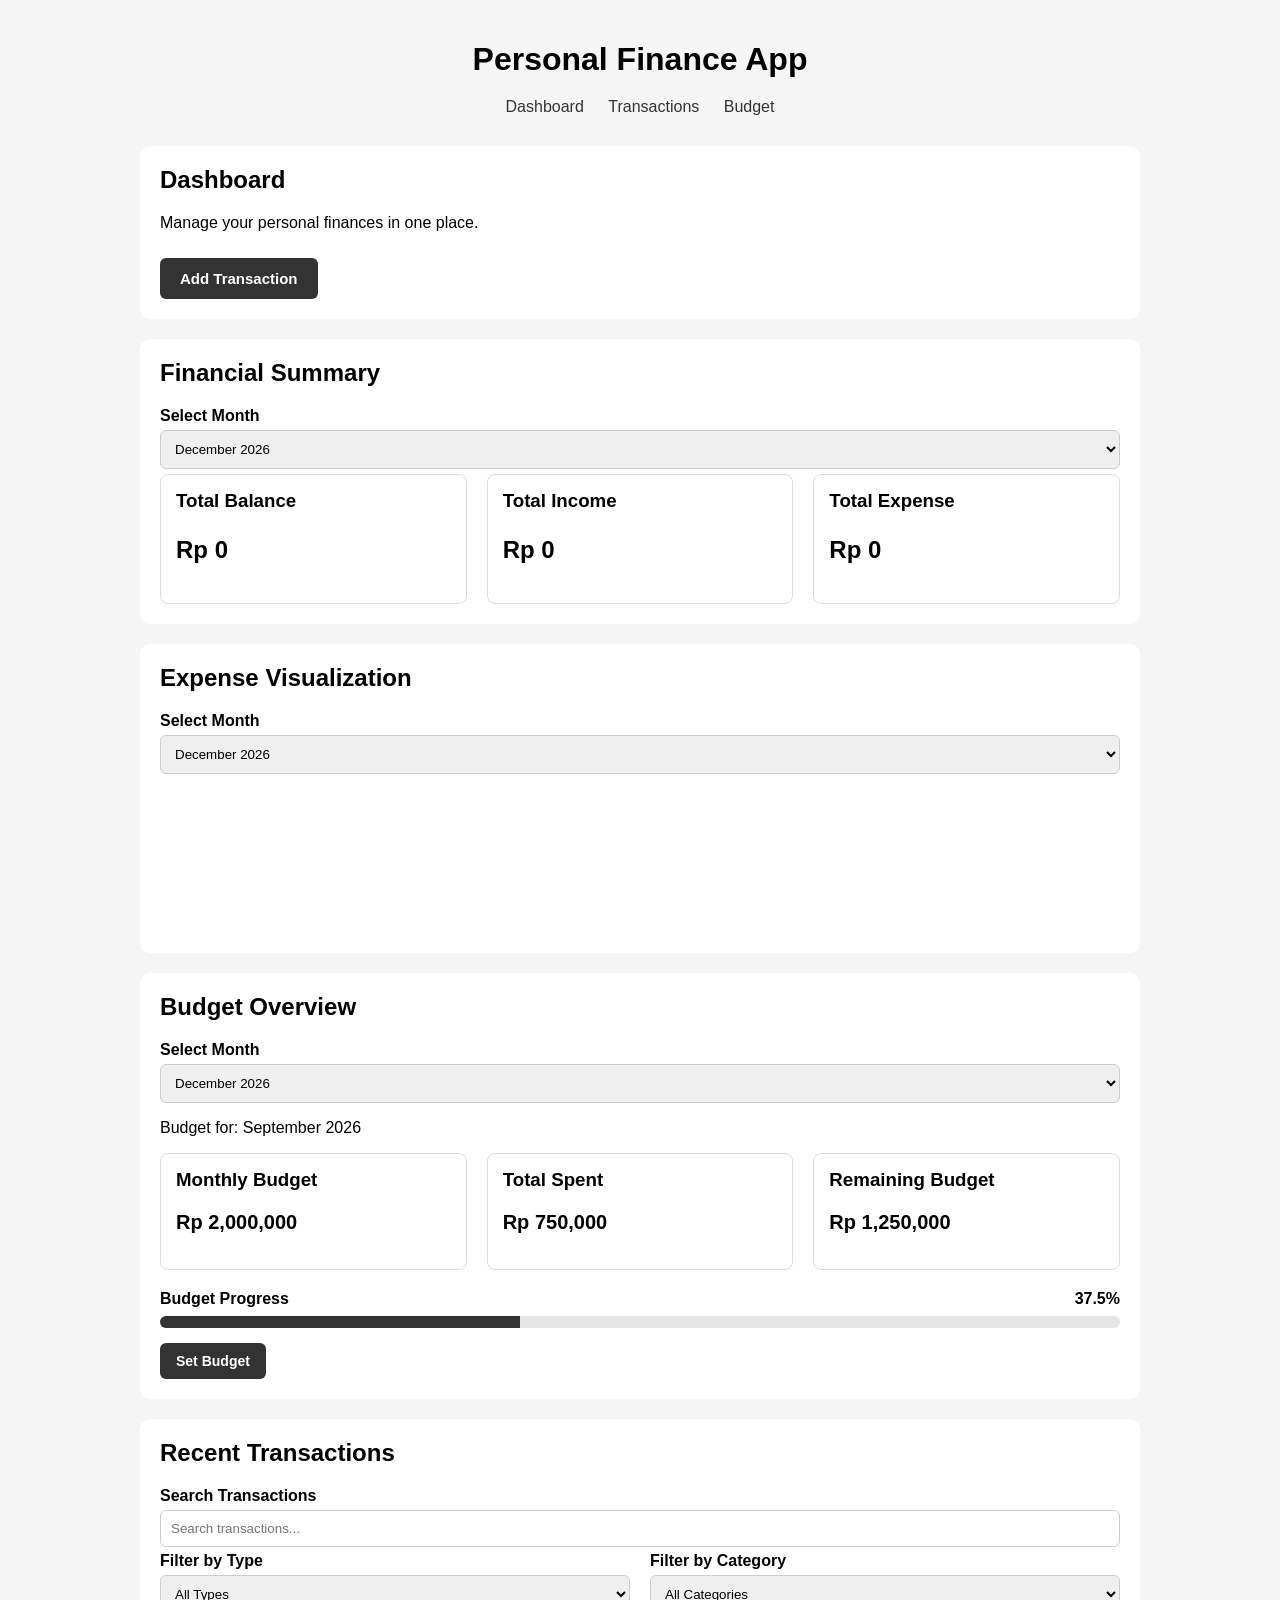
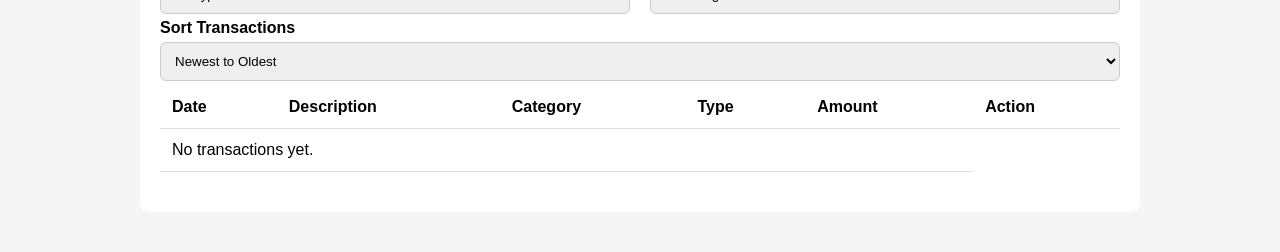
<file: frontend/index.html>
<!DOCTYPE html>
<html lang="en">
<head>
    <meta charset="UTF-8">
    <meta name="viewport" content="width=device-width, initial-scale=1.0">

    <title>Personal Finance App</title>

    <link rel="stylesheet" href="css/style.css">
</head>
<body>

    <header>
        <h1>Personal Finance App</h1>

        <nav>
            <a href="#">Dashboard</a>
            <a href="#">Transactions</a>
            <a href="#">Budget</a>
        </nav>
    </header>

    <main>

        <section>

            <h2>Dashboard</h2>

            <p>
                Manage your personal finances in one place.
            </p>

            <button id="add-transaction-btn">
                Add Transaction
            </button>

        </section>

        <section>

            <h2>Financial Summary</h2>

            <div class="form-group">

                <label for="summary-month">
                    Select Month
                </label>

                <select id="summary-month">
                </select>

            </div>

            <div class="summary-container">

                <div class="summary-card">

                    <h3>Total Balance</h3>

                    <p id="total-balance">
                        Rp 0
                    </p>

                </div>

                <div class="summary-card">

                    <h3>Total Income</h3>

                    <p id="total-income">
                        Rp 0
                    </p>

                </div>

                <div class="summary-card">

                    <h3>Total Expense</h3>

                    <p id="total-expense">
                        Rp 0
                    </p>

                </div>

            </div>

        </section>

        <section>

            <h2>Expense Visualization</h2>

            <div class="form-group">

                <label for="expense-chart-month">
                    Select Month
                </label>

                <select id="expense-chart-month">
                </select>

            </div>

            <div class="chart-container">

                <canvas id="expense-chart"></canvas>

            </div>

        </section>

        <section>

            <h2>Budget Overview</h2>

            <div class="form-group">

                <label for="budget-overview-month">
                    Select Month
                </label>

                <select id="budget-overview-month">
                </select>

            </div>

            <p id="budget-month-display">
                Budget for: September 2026
            </p>

            <div class="budget-container">

                <div class="budget-item">

                    <h3>Monthly Budget</h3>

                    <p id="monthly-budget">
                        Rp 2,000,000
                    </p>

                </div>

                <div class="budget-item">

                    <h3>Total Spent</h3>

                    <p id="total-spent">
                        Rp 750,000
                    </p>

                </div>

                <div class="budget-item">

                    <h3>Remaining Budget</h3>

                    <p id="remaining-budget">
                        Rp 1,250,000
                    </p>

                </div>

            </div>

            <div class="budget-progress">

                <div class="budget-progress-header">

                    <span>
                        Budget Progress
                    </span>

                    <span id="budget-percentage">
                        37.5%
                    </span>

                </div>

                <div class="progress-bar">

                    <div
                        class="progress-fill"
                        id="progress-fill"
                    ></div>

                </div>

            </div>

            <button
                type="button"
                id="set-budget-btn"
            >
                Set Budget
            </button>

        </section>

        <section
            id="budget-form-section"
            class="hidden"
        >

            <h2>Set Budget</h2>

            <form id="budget-form">

                <div class="form-container">

                    <div class="form-group">

                        <label for="budget-month">
                            Month
                        </label>

                        <input
                            type="month"
                            id="budget-month"
                            required
                        >

                    </div>

                    <div class="form-group">

                        <label for="budget-amount">
                            Budget Amount
                        </label>

                        <input
                            type="number"
                            id="budget-amount"
                            placeholder="Example: 2000000"
                            min="0"
                            required
                        >

                    </div>

                </div>

                <div class="form-actions">

                    <button type="submit">
                        Save Budget
                    </button>

                    <button
                        type="button"
                        id="cancel-budget-btn"
                    >
                        Cancel
                    </button>

                </div>

            </form>

        </section>

        <section
            id="transaction-form-section"
            class="hidden"
        >

            <h2 id="transaction-form-title">
                Add Transaction
            </h2>

            <form id="transaction-form">

                <div class="form-container">

                    <div class="form-group">

                        <label for="description">
                            Description
                        </label>

                        <input
                            type="text"
                            id="description"
                            placeholder="Example: Monthly salary"
                            required
                        >

                    </div>

                    <div class="form-group">

                        <label for="amount">
                            Amount
                        </label>

                        <input
                            type="number"
                            id="amount"
                            placeholder="Example: 5000000"
                            min="0"
                            required
                        >

                    </div>

                    <div class="form-group">

                        <label for="type">
                            Type
                        </label>

                        <select
                            id="type"
                            required
                        >

                            <option value="">
                                Select type
                            </option>

                            <option value="income">
                                Income
                            </option>

                            <option value="expense">
                                Expense
                            </option>

                        </select>

                    </div>

                    <div class="form-group">

                        <label for="category">
                            Category
                        </label>

                        <select
                            id="category"
                            required
                        >

                            <option value="">
                                Select category
                            </option>

                        </select>

                        <button
                            type="button"
                            id="add-category-btn"
                        >
                            + Add New Category
                        </button>

                    </div>

                    <div
                        id="category-form-section"
                        class="hidden"
                    >

                        <div class="form-group">

                            <label for="category-name">
                                New Category
                            </label>

                            <input
                                type="text"
                                id="category-name"
                                placeholder="Example: Education"
                            >

                        </div>

                        <div class="form-actions">

                            <button
                                type="button"
                                id="save-category-btn"
                            >
                                Add Category
                            </button>

                            <button
                                type="button"
                                id="cancel-category-btn"
                            >
                                Cancel
                            </button>

                        </div>

                    </div>

                    <div class="form-group">

                        <label for="date">
                            Date
                        </label>

                        <input
                            type="date"
                            id="date"
                            required
                        >

                    </div>

                </div>

                <div class="form-actions">

                    <button
                        type="submit"
                        id="transaction-submit-btn"
                    >
                        Add Transaction
                    </button>

                    <button
                        type="button"
                        id="cancel-transaction-btn"
                    >
                        Cancel
                    </button>

                </div>

            </form>

        </section>

        <section>

            <h2>Recent Transactions</h2>

            <div class="form-group">

                <label for="transaction-search">
                    Search Transactions
                </label>

                <input
                    type="text"
                    id="transaction-search"
                    placeholder="Search transactions..."
                >

            </div>

            <div class="form-container">

                <div class="form-group">

                    <label for="transaction-type-filter">
                        Filter by Type
                    </label>

                    <select id="transaction-type-filter">

                        <option value="all">
                            All Types
                        </option>

                        <option value="income">
                            Income
                        </option>

                        <option value="expense">
                            Expense
                        </option>

                    </select>

                </div>

                <div class="form-group">

                    <label for="transaction-category-filter">
                        Filter by Category
                    </label>

                    <select id="transaction-category-filter">

                        <option value="all">
                            All Categories
                        </option>

                    </select>

                </div>

            </div>

            <div class="form-group">

                <label for="transaction-sort">
                    Sort Transactions
                </label>

                <select id="transaction-sort">

                    <option value="newest">
                        Newest to Oldest
                    </option>

                    <option value="oldest">
                        Oldest to Newest
                    </option>

                    <option value="highest">
                        Highest Amount
                    </option>

                    <option value="lowest">
                        Lowest Amount
                    </option>

                </select>

            </div>

            <table>

                <thead>

                    <tr>

                        <th>Date</th>

                        <th>Description</th>

                        <th>Category</th>

                        <th>Type</th>

                        <th>Amount</th>

                        <th>Action</th>

                    </tr>

                </thead>

                <tbody id="transaction-table-body">
                </tbody>

            </table>

            <div
                id="pagination"
                class="pagination"
            >

                <button
                    type="button"
                    id="previous-page-btn"
                >
                    Previous
                </button>

                <div
                    id="pagination-numbers"
                    class="pagination-numbers"
                >
                </div>

                <button
                    type="button"
                    id="next-page-btn"
                >
                    Next
                </button>

            </div>

        </section>

    </main>

    <script src="js/script.js"></script>

</body>
</html>
</file>
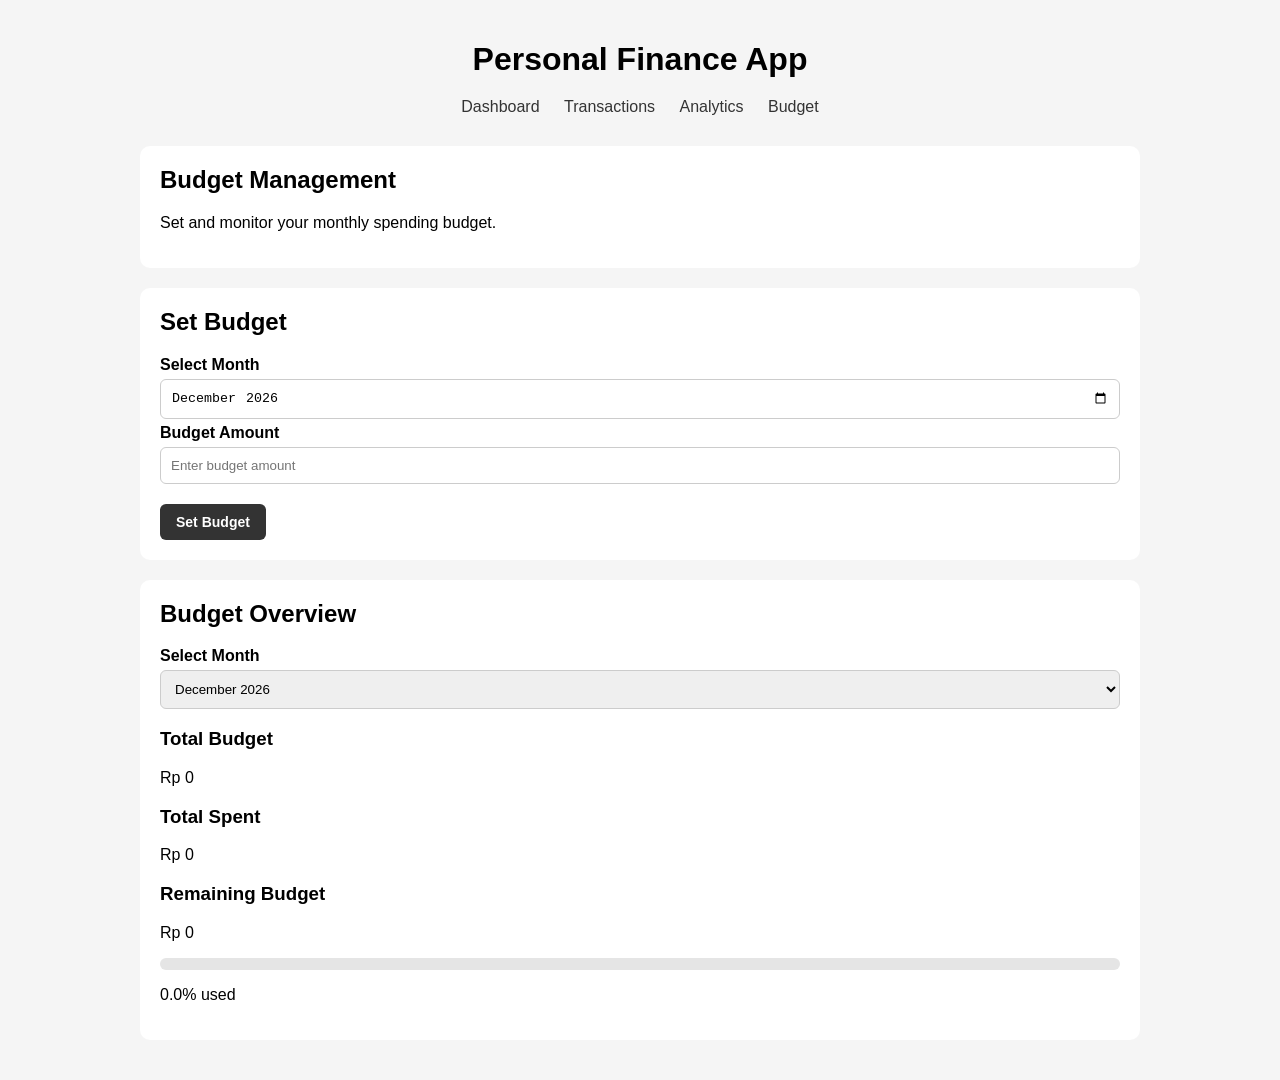
<file: frontend/budget.html>
<!DOCTYPE html>
<html lang="en">
<head>
    <meta charset="UTF-8">
    <meta name="viewport" content="width=device-width, initial-scale=1.0">
    <title>Budget - Personal Finance App</title>
    <link rel="stylesheet" href="css/style.css">
</head>
<body>

    <!-- Header and Navigation -->
    <header>
        <h1>Personal Finance App</h1>

        <nav>
            <a href="index.html">Dashboard</a>
            <a href="transactions.html">Transactions</a>
            <a href="analytics.html">Analytics</a>
            <a href="budget.html">Budget</a>
        </nav>
    </header>

    <main>

        <!-- Budget Header -->
        <section>
            <h2>Budget Management</h2>
            <p>
                Set and monitor your monthly spending budget.
            </p>
        </section>

        <!-- Set Budget -->
        <section>
            <h2>Set Budget</h2>

            <form id="budget-form">

                <div class="form-group">
                    <label for="budget-month">
                        Select Month
                    </label>

                    <input
                        type="month"
                        id="budget-month"
                        required
                    >
                </div>

                <div class="form-group">
                    <label for="budget-amount">
                        Budget Amount
                    </label>

                    <input
                        type="number"
                        id="budget-amount"
                        placeholder="Enter budget amount"
                        min="0"
                        required
                    >
                </div>

                <div class="form-actions">

                    <button
                        type="submit"
                        id="budget-submit"
                    >
                        Set Budget
                    </button>

                    <button
                        type="button"
                        id="cancel-budget"
                        hidden
                    >
                        Cancel
                    </button>

                </div>

            </form>
        </section>

        <!-- Budget Overview -->
        <section>
            <h2>Budget Overview</h2>

            <div class="form-group">
                <label for="budget-overview-month">
                    Select Month
                </label>

                <select id="budget-overview-month">
                    <option value="">Select month</option>
                </select>
            </div>

            <div class="budget-cards">

                <div class="budget-card">
                    <h3>Total Budget</h3>
                    <p id="overview-budget">
                        Rp 0
                    </p>
                </div>

                <div class="budget-card">
                    <h3>Total Spent</h3>
                    <p id="overview-spent">
                        Rp 0
                    </p>
                </div>

                <div class="budget-card">
                    <h3>Remaining Budget</h3>
                    <p id="overview-remaining">
                        Rp 0
                    </p>
                </div>

            </div>

            <div class="progress-container">

                <div class="progress-bar">
                    <div
                        id="budget-progress"
                        class="progress-fill"
                    ></div>
                </div>

                <p id="budget-progress-text">
                    0% used
                </p>

            </div>

        </section>

    </main>

    <!-- Main JavaScript -->
    <script src="js/script.js"></script>

</body>
</html>
</file>
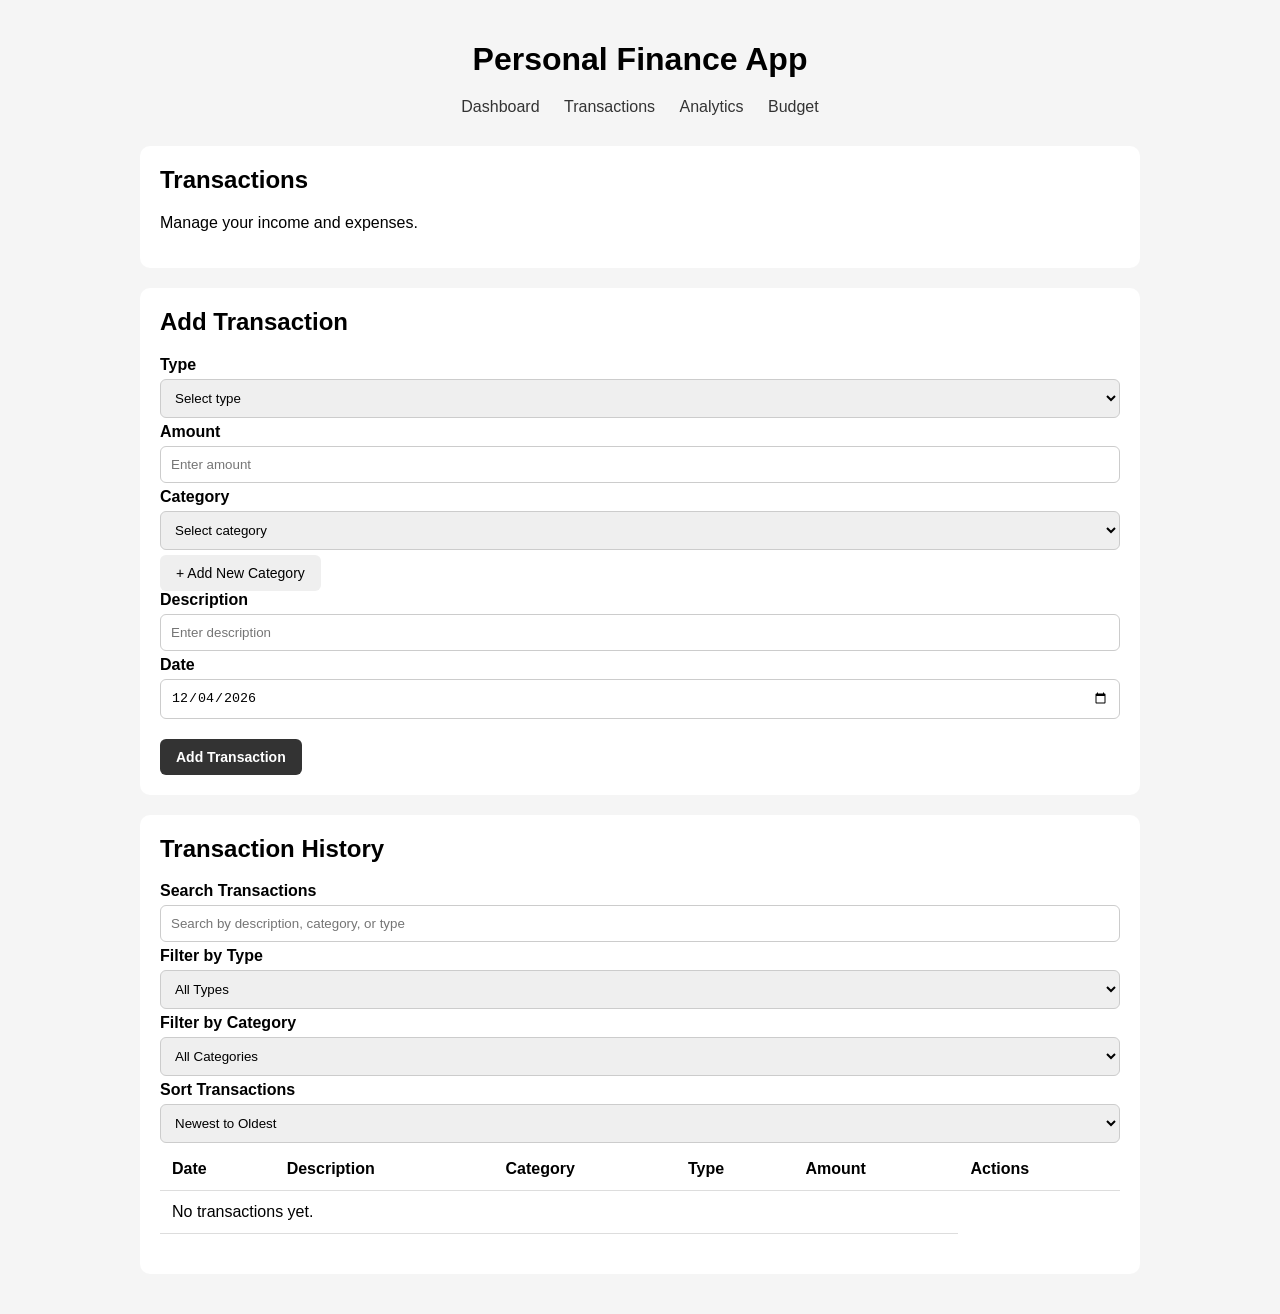
<file: frontend/transactions.html>
<!DOCTYPE html>
<html lang="en">
<head>
    <meta charset="UTF-8">
    <meta name="viewport" content="width=device-width, initial-scale=1.0">
    <title>Transactions - Personal Finance App</title>
    <link rel="stylesheet" href="css/style.css">
</head>
<body>

    <!-- Header and Navigation -->
    <header>
        <h1>Personal Finance App</h1>

        <nav>
            <a href="index.html">Dashboard</a>
            <a href="transactions.html">Transactions</a>
            <a href="analytics.html">Analytics</a>
            <a href="budget.html">Budget</a>
        </nav>
    </header>

    <main>

        <!-- Transactions Header -->
        <section>
            <h2>Transactions</h2>
            <p>
                Manage your income and expenses.
            </p>
        </section>

        <!-- Add / Edit Transaction -->
        <section>
            <h2>Add Transaction</h2>

            <form id="transaction-form">

                <div class="form-group">
                    <label for="transaction-type">
                        Type
                    </label>

                    <select id="transaction-type" required>
                        <option value="">Select type</option>
                        <option value="income">Income</option>
                        <option value="expense">Expense</option>
                    </select>
                </div>

                <div class="form-group">
                    <label for="transaction-amount">
                        Amount
                    </label>

                    <input
                        type="number"
                        id="transaction-amount"
                        placeholder="Enter amount"
                        min="0"
                        required
                    >
                </div>

                <div class="form-group">
                    <label for="transaction-category">
                        Category
                    </label>

                    <select id="transaction-category" required>
                        <option value="">Select category</option>
                    </select>
                </div>

                <!-- Add New Category -->
                <div class="category-form">
                    <button
                        type="button"
                        id="show-category-form"
                    >
                        + Add New Category
                    </button>

                    <div id="category-input-container" hidden>

                        <div class="form-group">
                            <label for="new-category">
                                New Category
                            </label>

                            <input
                                type="text"
                                id="new-category"
                                placeholder="Enter category name"
                            >
                        </div>

                        <button
                            type="button"
                            id="save-category"
                        >
                            Save Category
                        </button>

                        <button
                            type="button"
                            id="cancel-category"
                        >
                            Cancel
                        </button>

                    </div>
                </div>

                <div class="form-group">
                    <label for="transaction-description">
                        Description
                    </label>

                    <input
                        type="text"
                        id="transaction-description"
                        placeholder="Enter description"
                        required
                    >
                </div>

                <div class="form-group">
                    <label for="transaction-date">
                        Date
                    </label>

                    <input
                        type="date"
                        id="transaction-date"
                        required
                    >
                </div>

                <div class="form-actions">

                    <button
                        type="submit"
                        id="transaction-submit"
                    >
                        Add Transaction
                    </button>

                    <button
                        type="button"
                        id="cancel-edit"
                        hidden
                    >
                        Cancel Edit
                    </button>

                </div>

            </form>
        </section>

        <!-- Transaction History -->
        <section>
            <h2>Transaction History</h2>

            <!-- Search -->
            <div class="form-group">
                <label for="transaction-search">
                    Search Transactions
                </label>

                <input
                    type="text"
                    id="transaction-search"
                    placeholder="Search by description, category, or type"
                >
            </div>

            <!-- Filters -->
            <div class="filter-container">

                <div class="form-group">
                    <label for="filter-type">
                        Filter by Type
                    </label>

                    <select id="filter-type">
                        <option value="">All Types</option>
                        <option value="income">Income</option>
                        <option value="expense">Expense</option>
                    </select>
                </div>

                <div class="form-group">
                    <label for="filter-category">
                        Filter by Category
                    </label>

                    <select id="filter-category">
                        <option value="">All Categories</option>
                    </select>
                </div>

            </div>

            <!-- Sorting -->
            <div class="form-group">
                <label for="transaction-sort">
                    Sort Transactions
                </label>

                <select id="transaction-sort">
                    <option value="newest">
                        Newest to Oldest
                    </option>

                    <option value="oldest">
                        Oldest to Newest
                    </option>

                    <option value="highest">
                        Highest Amount
                    </option>

                    <option value="lowest">
                        Lowest Amount
                    </option>
                </select>
            </div>

            <!-- Transaction Table -->
            <div class="table-container">

                <table>
                    <thead>
                        <tr>
                            <th>Date</th>
                            <th>Description</th>
                            <th>Category</th>
                            <th>Type</th>
                            <th>Amount</th>
                            <th>Actions</th>
                        </tr>
                    </thead>

                    <tbody id="transaction-table-body">
                        <!-- Transactions will be displayed here -->
                    </tbody>
                </table>

            </div>

            <!-- Pagination -->
            <div
                id="pagination"
                class="pagination"
            >
                <!-- Pagination buttons will be displayed here -->
            </div>

        </section>

    </main>

    <!-- Main JavaScript -->
    <script src="js/script.js"></script>

</body>
</html>
</file>
<file: frontend/css/style.css>
body {
    font-family: Arial, sans-serif;
    background-color: #f5f5f5;
    margin: 0;
    padding: 20px;
}

header {
    text-align: center;
    margin-bottom: 30px;
}

nav {
    margin-top: 20px;
}

nav a {
    margin: 0 10px;
    text-decoration: none;
    color: #333;
}

nav a:hover {
    text-decoration: underline;
}

main {
    max-width: 1000px;
    margin: 0 auto;
}

section {
    background-color: white;
    padding: 20px;
    margin-bottom: 20px;
    border-radius: 10px;
}

h1 {
    margin-bottom: 10px;
}

h2 {
    margin-top: 0;
}

button {
    padding: 10px 16px;
    border: none;
    border-radius: 6px;
    cursor: pointer;
    font-size: 14px;
}

#add-transaction-btn {
    margin-top: 10px;
    padding: 12px 20px;
    font-weight: bold;
    font-size: 15px;
    background-color: #333;
    color: white;
}

#add-transaction-btn:hover {
    background-color: #555;
}

.summary-container {
    display: flex;
    gap: 20px;
}

.summary-card {
    flex: 1;
    padding: 15px;
    border: 1px solid #ddd;
    border-radius: 8px;
}

.summary-card h3 {
    margin-top: 0;
}

.summary-card p {
    font-size: 24px;
    font-weight: bold;
}

.budget-container {
    display: flex;
    gap: 20px;
}

.budget-item {
    flex: 1;
    padding: 15px;
    border: 1px solid #ddd;
    border-radius: 8px;
}

.budget-item h3 {
    margin-top: 0;
}

.budget-item p {
    font-size: 20px;
    font-weight: bold;
}

.budget-progress {
    margin-top: 20px;
}

.budget-progress-header {
    display: flex;
    justify-content: space-between;
    margin-bottom: 8px;
    font-weight: bold;
}

.progress-bar {
    width: 100%;
    height: 12px;
    background-color: #e5e5e5;
    border-radius: 6px;
    overflow: hidden;
}

.progress-fill {
    width: 37.5%;
    height: 100%;
    background-color: #333;
}

#set-budget-btn {
    margin-top: 15px;
    background-color: #333;
    color: white;
    font-weight: bold;
}

#set-budget-btn:hover {
    background-color: #555;
}

#cancel-budget-btn {
    background-color: #e5e5e5;
    color: #333;
}

#cancel-budget-btn:hover {
    background-color: #d5d5d5;
}

table {
    width: 100%;
    border-collapse: collapse;
}

th,
td {
    padding: 12px;
    text-align: left;
    border-bottom: 1px solid #ddd;
}

th {
    font-weight: bold;
}

.hidden {
    display: none;
}

.form-container {
    display: grid;
    grid-template-columns: 1fr 1fr;
    gap: 15px 20px;
}

.form-group {
    margin-bottom: 5px;
}

.form-group label {
    display: block;
    margin-bottom: 5px;
    font-weight: bold;
}

.form-group input,
.form-group select {
    width: 100%;
    padding: 10px;
    box-sizing: border-box;
    border: 1px solid #ccc;
    border-radius: 6px;
}

.form-actions {
    display: flex;
    gap: 10px;
    margin-top: 20px;
}

.form-actions button[type="submit"] {
    background-color: #333;
    color: white;
    font-weight: bold;
}

.form-actions button[type="submit"]:hover {
    background-color: #555;
}

#cancel-transaction-btn {
    background-color: #e5e5e5;
    color: #333;
}

#cancel-transaction-btn:hover {
    background-color: #d5d5d5;
}

#add-category-btn {
    margin-top: 8px;
    padding: 7px 12px;
    background-color: #e5e5e5;
    color: #333;
    font-size: 13px;
}

#add-category-btn:hover {
    background-color: #d5d5d5;
}

#category-form-section {
    grid-column: 1 / -1;
    padding: 15px;
    border: 1px solid #ddd;
    border-radius: 8px;
    margin-top: 5px;
}

#save-category-btn {
    background-color: #333;
    color: white;
    font-weight: bold;
}

#save-category-btn:hover {
    background-color: #555;
}

#cancel-category-btn {
    background-color: #e5e5e5;
    color: #333;
}

#cancel-category-btn:hover {
    background-color: #d5d5d5;
}

.action-buttons {
    display: flex;
    gap: 8px;
}

.edit-btn {
    background-color: #e5e5e5;
    color: #333;
    padding: 7px 12px;
}

.edit-btn:hover {
    background-color: #d5d5d5;
}

.delete-btn {
    background-color: #333;
    color: white;
    padding: 7px 12px;
}

.delete-btn:hover {
    background-color: #555;
}

.pagination {
    display: flex;
    justify-content: center;
    align-items: center;
    width: 100%;
    gap: 8px;
    margin-top: 20px;
}

.pagination button {
    background-color: #e5e5e5;
    color: #333;
}

.pagination button:hover {
    background-color: #d5d5d5;
}

.pagination-numbers {
    display: flex;
    justify-content: center;
    gap: 8px;
}

.pagination-numbers button {
    min-width: 38px;
}

.pagination-numbers button.active {
    background-color: #333;
    color: white;
}

@media (max-width: 600px) {
    body {
        padding: 10px;
    }

    .summary-container {
        flex-direction: column;
    }

    .budget-container {
        flex-direction: column;
    }

    .form-container {
        grid-template-columns: 1fr;
    }

    nav a {
        display: block;
        margin: 10px 0;
    }

    table {
        font-size: 12px;
    }

    th,
    td {
        padding: 8px;
    }

    .action-buttons {
        flex-direction: column;
    }

    #category-form-section {
        grid-column: auto;
    }
}
</file>
